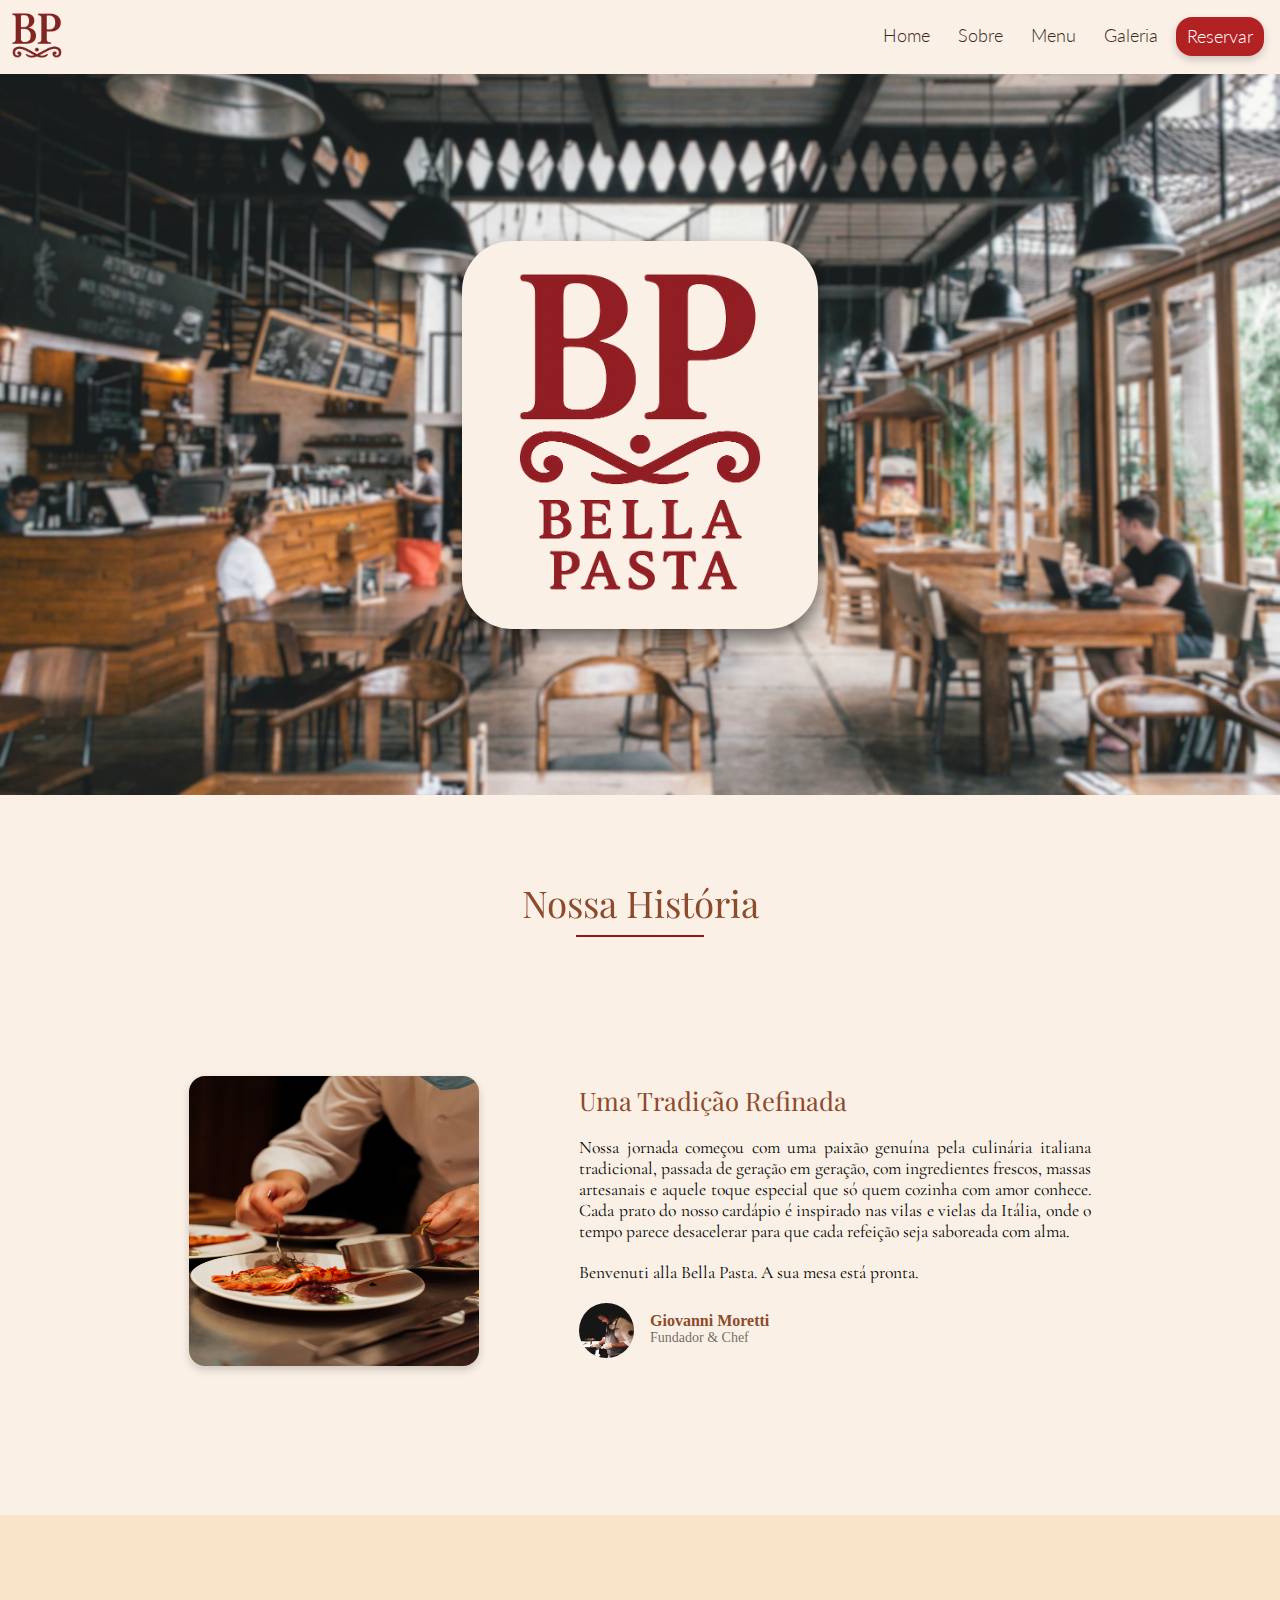
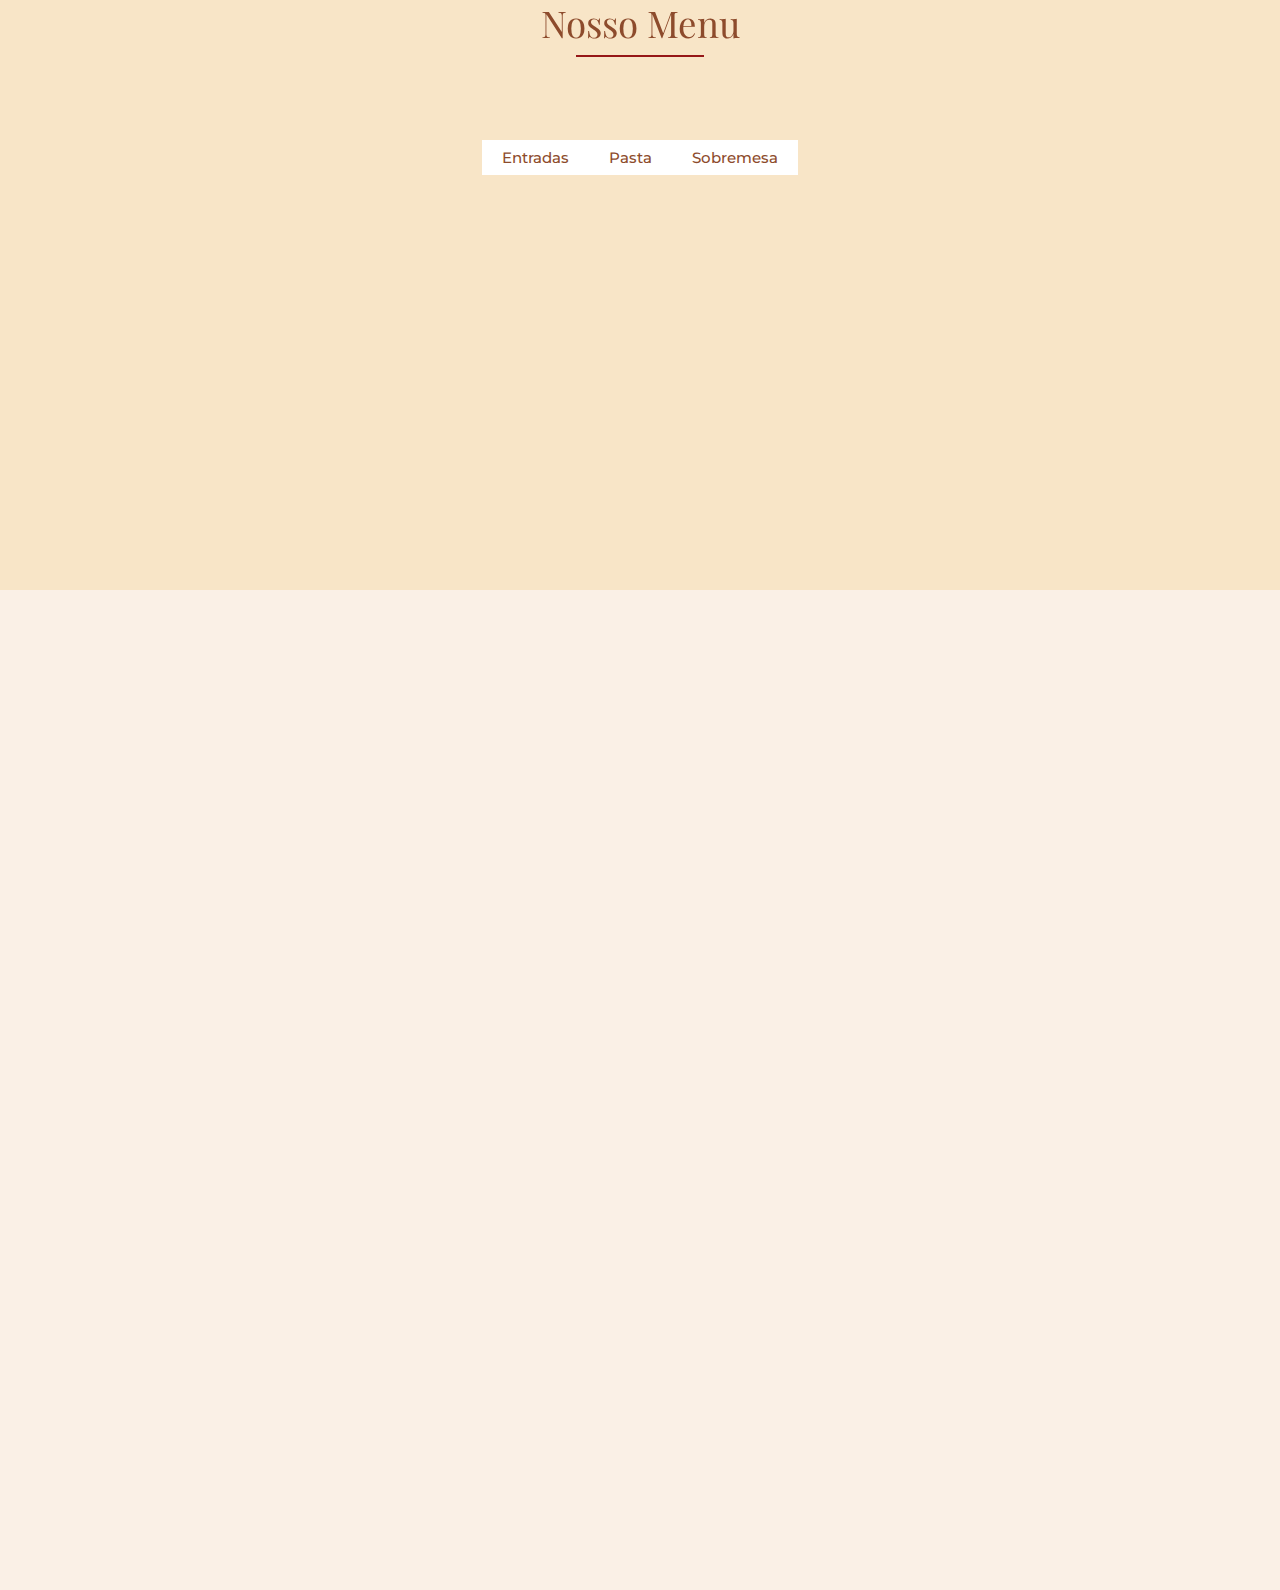
<file: index.html>
<!DOCTYPE html>
<html lang="pt-br">
<head>
    <meta charset="UTF-8">
    <meta name="viewport" content="width=device-width, initial-scale=1.0">
    <title>Document</title>
    <link rel="preconnect" href="https://fonts.googleapis.com">
<link rel="preconnect" href="https://fonts.gstatic.com" crossorigin>
<link href="https://fonts.googleapis.com/css2?family=Playfair+Display:ital,wght@0,400..900;1,400..900&display=swap" rel="stylesheet">

<link rel="preconnect" href="https://fonts.googleapis.com">
<link rel="preconnect" href="https://fonts.gstatic.com" crossorigin>
<link href="https://fonts.googleapis.com/css2?family=Cormorant+Garamond:ital,wght@0,300..700;1,300..700&display=swap" rel="stylesheet">

<link rel="preconnect" href="https://fonts.googleapis.com">
<link rel="preconnect" href="https://fonts.gstatic.com" crossorigin>
<link href="https://fonts.googleapis.com/css2?family=Lato:ital,wght@0,100;0,300;0,400;0,700;0,900;1,100;1,300;1,400;1,700;1,900&display=swap" rel="stylesheet">

<link rel="preconnect" href="https://fonts.googleapis.com">
<link rel="preconnect" href="https://fonts.gstatic.com" crossorigin>
<link href="https://fonts.googleapis.com/css2?family=Montserrat:ital,wght@0,100..900;1,100..900&display=swap" rel="stylesheet">

    <link rel="stylesheet" href="css/style.css">
</head>
<body>

    <!-- Cabeçalho -->
    <header>
        <div>
            <a href="#home" class="logo-link">
                <img src="assets/imgs/logo/logo_bp.png" alt="logo-Bella-Pasta" class="logo">
            </a>
        </div>

        <nav aria-label="Menu principal">
            <ul class="menu">
                <li><a href="#home">Home</a></li>
                <li><a href="#sobre">Sobre</a></li>
                <li><a href="#menu">Menu</a></li>
                <li><a href="#galeria">Galeria</a></li>
                <li><a href="#reserva" class="bt-reservar">Reservar</a></li>
            </ul>
        </nav>
    </header>

    <main>
        <!-- Seção de Parallax -->
        <section class="parallax" id="home">
            <div id="img-main-parallax">
                <img src="assets/imgs/logo/logo_bp_complete.png" alt="logo-Bella-Pasta" class="logo-main">
            </div>
        </section>

        <!-- Seção Sobre -->
        <section id="about" aria-labelledby="titulo-sobre">
            <div id="about-title">
                <p>Nossa História</p>
            </div>

            <div id="about-description">
                <figure id="description-img">
                    <img src="assets/imgs/cooking.jpg" alt="Prato tradicional italiana">
                </figure>

                <article id="description-text">
                    <p class="title">Uma Tradição Refinada</p>
                    <p class="text">Nossa jornada começou com uma paixão genuína pela culinária italiana tradicional, passada de geração em geração, com ingredientes frescos, massas artesanais e aquele toque especial que só quem cozinha com amor conhece. Cada prato do nosso cardápio é inspirado nas vilas e vielas da Itália, onde o tempo parece desacelerar para que cada refeição seja saboreada com alma.</p>
                    <p class="conclusion">Benvenuti alla Bella Pasta. A sua mesa está pronta.</p>
                    <figure id="description-img-chef">
                        <img src="assets/imgs/fundador.jpg" alt="fundador"> 
                        <div id="description-about-chef">
                            <p class="name-chef">Giovanni Moretti</p>
                            <p class="about-chef">Fundador & Chef</p>
                        </div>
                    </figure>
                </article>
            </div>
        </section>

        <section id="menu">
            <!-- Seção Menu -->
             <div id="menu-title">
                <p>
                    Nosso Menu
                </p>
             </div>
             <div id="buttons">
                <button type="button" onclick="filter('starters')" id="btEnt">
                    Entradas
                </button>
                <button type="button" onclick="filter('pasta')" id="btPas">
                    Pasta
                </button>
                <button type="button" onclick="filter('desserts')" id="btSob">
                    Sobremesa
                </button>
             </div>
        </section>
    </main>

    <script src="js/script.js"></script>
</body>
</html>
</file>
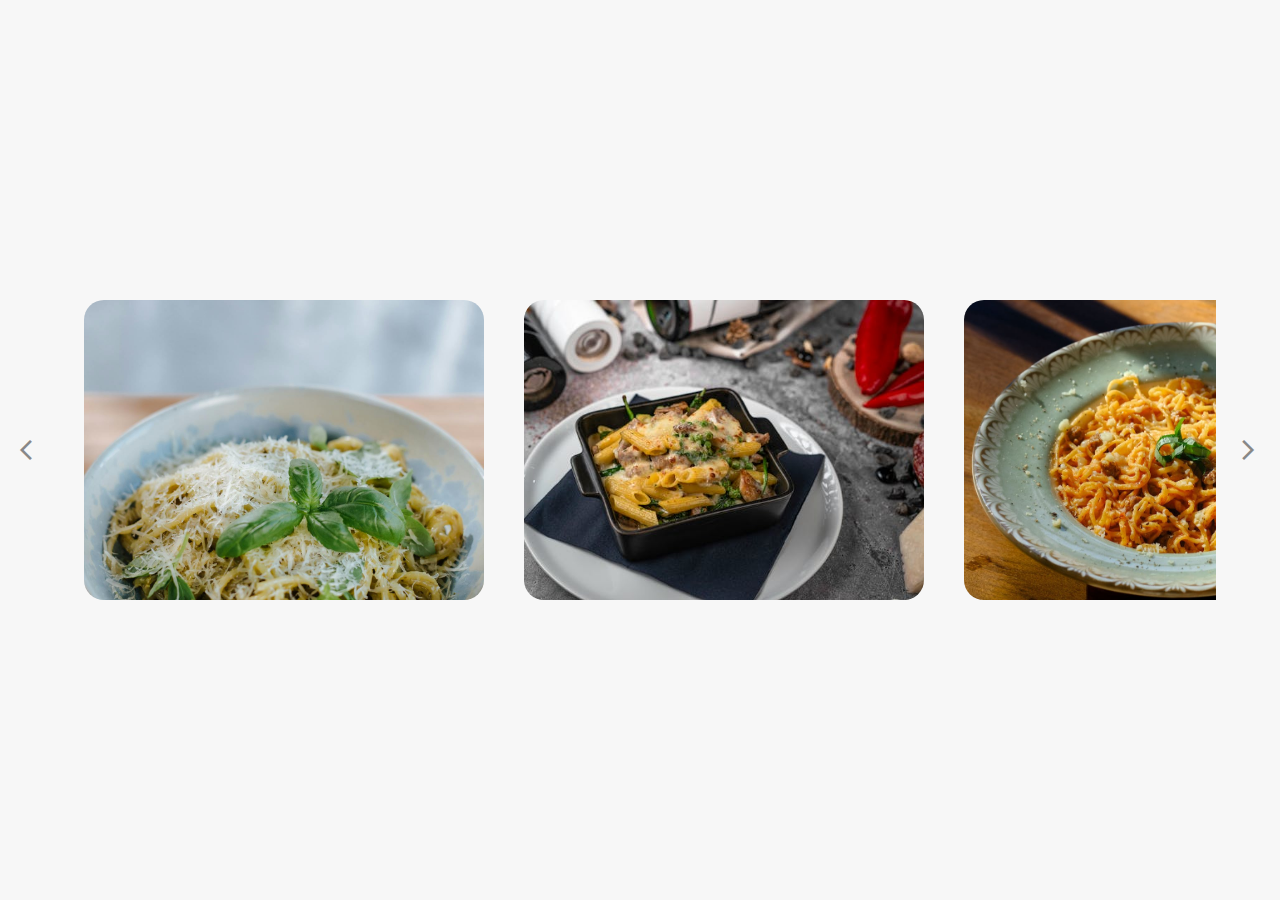
<file: naoRelacionado/index.html>
<!DOCTYPE html>
<html lang="en">
<head>
    <meta charset="UTF-8">
    <meta name="viewport" content="width=device-width, initial-scale=1.0">
    <title>Document</title>
    <link rel="stylesheet" href="style.css">
    <link rel="stylesheet" href="https://fonts.googleapis.com/css2?family=Material+Symbols+Outlined:opsz,wght,FILL,GRAD@24,400,0,0"/>
</head>
<body>
    <span class="material-symbols-outlined btn left"> arrow_back_ios</span>
    <div class="slider">
        <div class="slides">
            <img src="../assets/imgs/foods/Gnocchi al Pesto Genovese.jpg" alt="img">
        </div>
        <div class="slides">
            <img src="../assets/imgs/foods/Lasagna alla Napoletana.jpg" alt="img">
        </div>
        <div class="slides">
            <img src="../assets/imgs/foods/Spaghetti-alla-Carbonara.jpg" alt="img">
        </div>
        <div class="slides">
            <img src="../assets/imgs/foods/Spaghetti-alla-Carbonara.jpg" alt="img">
        </div>
    </div>
    <span class="material-symbols-outlined btn right"> arrow_forward_ios</span>

    <script src="script.js" defer></script>
</body>
</html>
</file>
<file: css/style.css>
* {
    margin: 0px;
    padding: 0px;
}

html {
    scroll-behavior: smooth;
}

body {
    width: 100vw;
    height: 100vh;
    background-color: #FAF0E6;
    overflow-x: hidden;
}

/* Inicio do Header */

header {
    background-color: #FAF0E6;
    display: flex;
    justify-content: space-between;
    align-items: center;
    position: fixed;
    width: 100vw;
    transition: all, 0.6s;
}

.ocult {
    transform: translateY(-100px);
}

.logo {
    width: 50px;
    padding: 12px;
}

.bt-reservar {
    border: 1px solid transparent;
    color: white;
    background-color: #B22222;
    border-radius: 16px;
    margin-right: 16px;
    box-sizing: content-box;
    box-shadow: 0 4px 8px rgba(0, 0, 0, 0.178);
}

.bt-reservar:hover {
    color: white;
    background-color: #d11212;
    border-color: transparent;
    transform: translate(-2px, -2px);
    box-shadow: 0 8px 16px rgba(0, 0, 0, 0.2);
    text-decoration: none;
}

nav a {
    display: inline-block;
    color: #3E2723;
    padding: 8px 10px;
    font-family: 'Lato';
    font-weight: 300;
    font-size: 1.1em;
    transition: all, 0.2s ease;
    box-sizing: border-box;
    text-decoration: none;
}

nav a:hover {
    color: #b91b1b;
    cursor: pointer;
    text-decoration: underline;
}

nav ul {
    list-style: none;
    display: flex;
    gap: 8px;
}

/* Fim do Header */

/* Seção do Parallax */

.parallax {
    background-image: url(../assets/imgs/bg/bg_parallax-blur.jpg);
    width: 100vw;
    height: 80vh;
    background-repeat: no-repeat;
    background-attachment: fixed;
    background-size: cover;
    background-position: bottom, right;
    padding-top: 75px;
}

#img-main-parallax {
    width: 100vw;
    height: 80vh;
    display: flex;
    justify-content: center;
    align-items: center;
}

.logo-main {
    width: 16em;
    background-color: #FAF0E6;
    border-radius: 50px;
    padding: 30px 50px;
    box-shadow: 0px 10px 20px rgba(0, 0, 0, 0.534);
}

/* Inicio do Main */

main {
    padding-bottom: 1000px;
    background-color: #FAF0E6;
}

#about-title {
    width: 100vw;
    height: 25vh;
    display: flex;
    align-items: center;
    justify-content: center;
}

#about-title p {
    font-family: 'Playfair Display';
    color: rgb(141 75 44);
    font-size: 2.3em;
    font-weight: 400;
    position: relative;
    display: inline-block;
    padding-bottom: 10px;
}

#about-title p::after {
    content: "";
    position: absolute;
    left: 50%;
    bottom: 0;
    transform: translateX(-50%);
    background-color: #961717;
    width: 10vw;
    height: 2px;
}

#about {
    width: 100vw;
    height: 80vh;
}

#about-description {
    width: 100vw;
    height: 45vh;
    display: flex;
    justify-content: center;
    align-items: center;
}

#description-img img {
    width: 290px;
    height: 290px;
    border-radius: 16px;
    box-shadow: 0 4px 8px rgba(0, 0, 0, 0.178);
}

#description-text {
    margin-left: 100px;
    width: 40%;
}

#description-text p {
    margin-bottom: 20px;
}

#description-text .title {
    font-family: 'Playfair Display';
    color: rgb(141 75 44);
    font-size: 1.6em;
    font-weight: 400;
}

#description-text .text {
    text-align: justify;
    font-family: 'Cormorant Garamond';
    width: 500;
    font-size: 1.1em;
}

#description-text .conclusion {
    text-align: justify;
    font-family: 'Cormorant Garamond';
    width: 500;
    font-size: 1.1em;
}

#description-img-chef {
    gap: 1rem;
    display: inline-flex;
}

#description-img-chef img {
    width: 55px;
    height: 55px;
    border-radius: 50%;
}

#description-about-chef {
    align-items: center;
    justify-content: center;
    flex-direction: column;
    height: 100%;
}

#description-about-chef p {
    font-size: 16px;
    line-height: 1.2;
    margin: 0;
}

#description-about-chef .name-chef {
    margin-top: 8px;
    font-size: 16px;
    font-weight: 600;
    color: rgb(141 75 44);
}

#description-about-chef .about-chef {
    color: rgba(0, 0, 0, 0.589);
    font-size: 14px;
}

/* Seção Menu */

#menu {
    width: 100vw;
    height: 75vh;
    background-color: rgb(248, 229, 199);
}

#menu-title {
    display: flex;
    height: 25vh;
    justify-content: center;
    align-items: center;
}

#menu-title p {
    font-family: 'Playfair Display';
    color: rgb(141 75 44);
    font-size: 2.3em;
    font-weight: 400;
    position: relative;
    display: inline-block;
    padding-bottom: 10px;
}

#menu-title p::after {
    content: "";
    position: absolute;
    left: 50%;
    bottom: 0;
    transform: translateX(-50%);
    background-color: rgb(150, 23, 23);
    width: 10vw;
    height: 2px;
}

#buttons {
    display: flex;
    justify-content: center;
    align-items: center;
}

#buttons button {
    background-color: white;
    border: none;
    padding: 8px 20px;
    font-family: 'Montserrat';
    color: rgb(141 75 44);
    font-size: 15px;
    font-weight: 500;
    cursor: pointer;
    transition: all, 0.3s;
}

#buttons button:hover {
    color: white;
    background-color: rgb(141 75 44);
}

/*
Fontes:
'Playfair Display'
'Cormorant Garamond'

*/
</file>
<file: naoRelacionado/style.css>
* {
    margin: 0;
    padding: 0;
    box-sizing: border-box;
}

html {
    font-size: 62.5%;
}
body {
    background-color: #f7f7f7;
    height: 100vh;
    display: flex;
    justify-content: center;
    align-items: center;
}

.btn {
    font-size: 2.5rem;
    padding: 2rem;
    color: #888;
    cursor: pointer;
}
.slider {
    height: 30rem;
    width: 100vw;
    display: flex;
    overflow: hidden;
    position: relative;
}
.slides {
    position: absolute;
    top: 0;
    left: 0;
    transition: all 1s;
}

.slides img {
    width: 40rem;
    height: 30rem;
    margin: 0 2rem;
    object-fit: cover;
    border-radius: 2rem;
}
.dots {
    position: absolute;
    bottom: 5%;
    left: 50%;
    transform: translateX(-50%);
    display: flex;
    gap: 1.75rem;
}
.dots__dot {
    border: none;
    background-color: white;
    opacity: 0.7;
    height: 1rem;
    width: 1rem;
    border-radius: 50%;
    cursor: pointer;
    transition: all 0.5s;
}

.active  {
    background-color: #888;
    opacity: 1;
}
</file>
